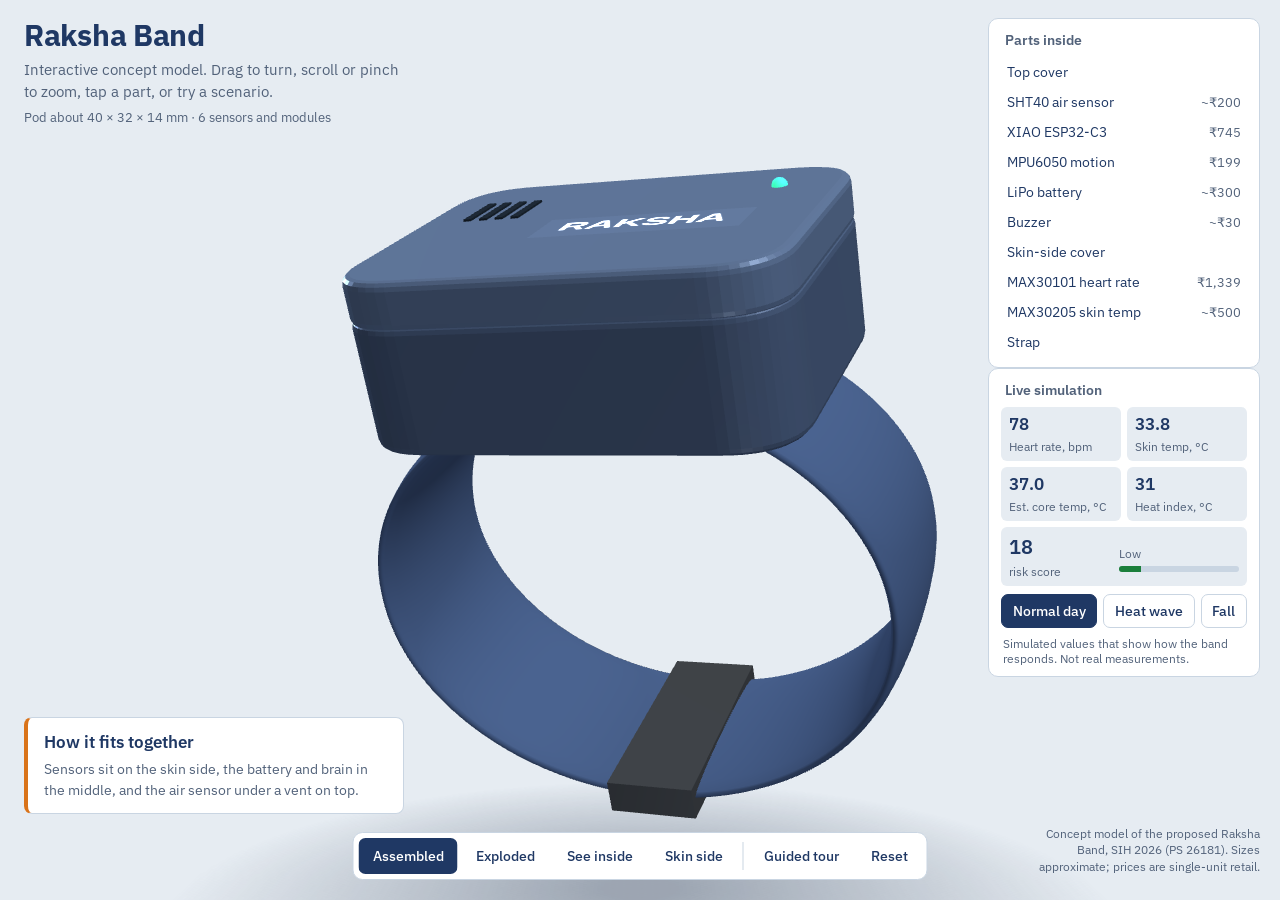
<file: assets/band-3d.html>
<!DOCTYPE html>
<html lang="en">
<head>
<meta charset="utf-8">
<meta name="viewport" content="width=device-width, initial-scale=1, viewport-fit=cover">
<title>Raksha Band: interactive 3D model</title>
<link rel="stylesheet" href="fonts/fonts-band.css">
<style>
:root {
  --bg: #E6ECF2; --panel: #FFFFFF; --ink: #1F3864; --ink-soft: #52627A; --line: #C9D5E2;
  --accent: #0070C0; --accent-ink: #FFFFFF; --warm: #D9731A; --ok: #1B7F3B; --bad: #C62828;
  box-sizing: border-box;
  padding-top: env(safe-area-inset-top, 0px); padding-bottom: env(safe-area-inset-bottom, 0px);
}
@media (prefers-color-scheme: dark) {
  :root:not([data-theme="light"]) {
    --bg: #111A26; --panel: #1A2636; --ink: #E4ECF6; --ink-soft: #9FB1C8; --line: #2E3F55;
    --accent: #4DA3E6; --accent-ink: #0B1520; --warm: #F0A050; --ok: #4CC47A; --bad: #F06A6A;
  }
}
:root[data-theme="dark"] {
  --bg: #111A26; --panel: #1A2636; --ink: #E4ECF6; --ink-soft: #9FB1C8; --line: #2E3F55;
  --accent: #4DA3E6; --accent-ink: #0B1520; --warm: #F0A050; --ok: #4CC47A; --bad: #F06A6A;
}
*, *::before, *::after { box-sizing: inherit; }
html { height: 100%; scroll-padding-top: env(safe-area-inset-top, 0px); }
body { margin: 0; height: 100%; background: var(--bg); color: var(--ink); overflow: hidden;
  font-family: "IBM Plex Sans", "Segoe UI", Roboto, Helvetica, Arial, sans-serif; }
#stage { position: fixed; inset: 0; }
canvas { display: block; width: 100%; height: 100%; touch-action: none; cursor: grab; }
canvas:active { cursor: grabbing; }
button { font: inherit; }
button:focus-visible { outline: 2px solid var(--warm); outline-offset: 2px; }

.intro { position: fixed; top: calc(18px + env(safe-area-inset-top, 0px)); left: 24px; max-width: 380px; pointer-events: none; }
.intro h1 { margin: 0; font-size: 30px; line-height: 1.1; font-weight: 700; letter-spacing: -0.01em; }
.intro p { margin: 8px 0 0; font-size: 15px; line-height: 1.45; color: var(--ink-soft); }
.intro .dims { margin-top: 6px; font-size: 13px; color: var(--ink-soft); }

.side { position: fixed; top: calc(18px + env(safe-area-inset-top, 0px)); right: 20px; width: 272px;
  display: flex; flex-direction: column; gap: 10px; max-height: calc(100% - 110px); }
.card { background: var(--panel); border: 1px solid var(--line); border-radius: 10px; padding: 10px; }
.card h2 { margin: 2px 6px 8px; font-size: 14px; font-weight: 600; color: var(--ink-soft); }
.tabs { display: none; }
#partList { overflow-y: auto; max-height: 300px; }
#partList button { display: flex; justify-content: space-between; align-items: baseline; width: 100%;
  background: none; border: 0; border-radius: 6px; padding: 6px 8px; text-align: left; font-size: 14px; color: var(--ink); cursor: pointer; }
#partList button span { color: var(--ink-soft); font-size: 13px; }
#partList button:hover { background: var(--bg); }
#partList button[aria-pressed="true"] { background: var(--accent); color: var(--accent-ink); }
#partList button[aria-pressed="true"] span { color: var(--accent-ink); }

.readouts { display: grid; grid-template-columns: 1fr 1fr; gap: 6px; margin: 0 2px 8px; }
.ro { background: var(--bg); border-radius: 6px; padding: 6px 8px; }
.ro b { display: block; font-size: 17px; font-weight: 600; font-variant-numeric: tabular-nums; }
.ro small { font-size: 12px; color: var(--ink-soft); }
.ro.risk { grid-column: 1 / -1; display: flex; align-items: center; justify-content: space-between; }
.ro.risk b { font-size: 20px; }
.riskbar { height: 6px; border-radius: 3px; background: var(--line); margin-top: 4px; overflow: hidden; width: 120px; }
.riskbar i { display: block; height: 100%; width: 18%; background: var(--ok); transition: width .3s, background .3s; }
.scen { display: flex; gap: 6px; flex-wrap: wrap; margin: 0 2px; }
.scen button { flex: 1 1 auto; border: 1px solid var(--line); background: var(--panel); color: var(--ink);
  border-radius: 7px; padding: 7px 8px; font-size: 13.5px; font-weight: 500; cursor: pointer; }
.scen button:hover { border-color: var(--accent); }
.scen button[aria-pressed="true"] { background: var(--ink); color: var(--panel); border-color: var(--ink); }
.simnote { margin: 8px 4px 0; font-size: 11.5px; color: var(--ink-soft); }

.info { position: fixed; left: 24px; bottom: calc(86px + env(safe-area-inset-bottom, 0px));
  width: min(380px, calc(100% - 48px)); background: var(--panel); border: 1px solid var(--line);
  border-left: 4px solid var(--warm); border-radius: 8px; padding: 13px 16px; }
.info.alert { border-left-color: var(--bad); }
.info h3 { margin: 0; font-size: 17px; font-weight: 600; }
.info .price { font-size: 14px; color: var(--warm); font-weight: 600; margin-top: 2px; }
.info p { margin: 6px 0 0; font-size: 14px; line-height: 1.45; color: var(--ink-soft); }
.info .actions { display: flex; gap: 8px; margin-top: 10px; }
.info .actions:empty { display: none; }
.info .actions button { border: 1px solid var(--line); background: var(--panel); color: var(--ink);
  border-radius: 7px; padding: 6px 12px; font-size: 13.5px; font-weight: 500; cursor: pointer; }
.info .actions button.primary { background: var(--accent); color: var(--accent-ink); border-color: var(--accent); }

.modes { position: fixed; left: 50%; transform: translateX(-50%); bottom: calc(20px + env(safe-area-inset-bottom, 0px));
  display: flex; gap: 4px; background: var(--panel); border: 1px solid var(--line); border-radius: 10px; padding: 5px; width: max-content; max-width: calc(100% - 20px); }
.modes button { font-size: 14px; font-weight: 500; color: var(--ink); background: none;
  border: 1px solid transparent; border-radius: 7px; padding: 8px 13px; cursor: pointer; white-space: nowrap; }
.modes button:hover { border-color: var(--line); }
.modes button[aria-pressed="true"] { background: var(--ink); color: var(--panel); }
.modes .sep { width: 1px; background: var(--line); margin: 4px 2px; }

.note { position: fixed; right: 20px; bottom: calc(24px + env(safe-area-inset-bottom, 0px));
  font-size: 12px; color: var(--ink-soft); max-width: 230px; text-align: right; line-height: 1.4; }

.tag { position: fixed; pointer-events: none; font-size: 12.5px; font-weight: 600; color: var(--ink);
  background: var(--panel); border: 1px solid var(--line); border-radius: 5px; padding: 3px 7px;
  white-space: nowrap; transform: translate(-50%, -50%); opacity: 0; transition: opacity .25s; }
.tag.show { opacity: 1; }

@media (max-width: 860px) {
  .intro { left: 14px; right: 14px; max-width: none; top: calc(12px + env(safe-area-inset-top, 0px)); }
  .intro h1 { font-size: 23px; }
  .intro p { font-size: 13px; margin-top: 4px; }
  .intro .dims { display: none; }
  .note { display: none; }
  .side { top: auto; left: 10px; right: 10px; width: auto; max-height: none;
    bottom: calc(62px + env(safe-area-inset-bottom, 0px)); gap: 0; }
  .side .card { padding: 6px; border-radius: 10px; }
  .side .card h2 { display: none; }
  .tabs { display: flex; gap: 4px; margin-bottom: 6px; }
  .tabs button { flex: 1; border: 0; border-radius: 6px; padding: 6px; background: var(--bg); color: var(--ink); font-size: 13px; font-weight: 600; cursor: pointer; }
  .tabs button[aria-selected="true"] { background: var(--ink); color: var(--panel); }
  .side[data-tab="parts"] #simCard { display: none; }
  .side[data-tab="sim"] #partsCard { display: none; }
  .side .card + .card { margin-top: 0; }
  #partsCard, #simCard { border: 0; padding: 0; background: none; }
  .sidewrap { background: var(--panel); border: 1px solid var(--line); border-radius: 10px; padding: 6px; }
  #partList { display: flex; gap: 4px; overflow-x: auto; max-height: none; }
  #partList button { width: auto; flex: 0 0 auto; gap: 6px; font-size: 13px; padding: 6px 8px; white-space: nowrap; }
  .readouts { grid-template-columns: repeat(4, 1fr); gap: 4px; margin-bottom: 6px; }
  .ro { padding: 4px 6px; } .ro b { font-size: 14px; } .ro small { font-size: 10.5px; }
  .ro.risk { grid-column: 1 / -1; padding: 4px 8px; } .ro.risk b { font-size: 15px; }
  .simnote { display: none; }
  .info { left: 10px; width: calc(100% - 20px); padding: 9px 12px; bottom: auto;
    top: calc(92px + env(safe-area-inset-top, 0px)); }
  .info h3 { font-size: 15px; } .info p { font-size: 13px; }
  .modes { bottom: calc(10px + env(safe-area-inset-bottom, 0px)); padding: 4px; gap: 2px; left: 10px; right: 10px; transform: none; width: auto; max-width: none; overflow-x: auto; scrollbar-width: none; }
  .modes button { font-size: 12.5px; padding: 7px 8px; }
  .modes .sep { display: none; }
  .tag { font-size: 11px; }
}
@media (prefers-reduced-motion: reduce) { .riskbar i, .tag { transition: none; } }
@media (max-width:1100px){.note{display:none}}
</style>
</head>
<body>
<div id="stage"></div>

<div class="intro">
  <h1>Raksha Band</h1>
  <p>Interactive concept model. Drag to turn, scroll or pinch to zoom, tap a part, or try a scenario.</p>
  <div class="dims">Pod about 40 × 32 × 14 mm · 6 sensors and modules</div>
</div>

<aside class="side" id="side" data-tab="parts">
  <div class="sidewrap">
    <div class="tabs" role="tablist">
      <button role="tab" aria-selected="true" data-tab="parts">Parts</button>
      <button role="tab" aria-selected="false" data-tab="sim">Live simulation</button>
    </div>
    <div class="card" id="partsCard">
      <h2>Parts inside</h2>
      <div id="partList"></div>
    </div>
    <div class="card" id="simCard">
      <h2>Live simulation</h2>
      <div class="readouts">
        <div class="ro"><b id="rHR">78</b><small>Heart rate, bpm</small></div>
        <div class="ro"><b id="rSkin">33.8</b><small>Skin temp, °C</small></div>
        <div class="ro"><b id="rCore">37.0</b><small>Est. core temp, °C</small></div>
        <div class="ro"><b id="rHI">31</b><small>Heat index, °C</small></div>
        <div class="ro risk"><div><b id="rRisk">18</b><small> risk score</small></div><div><small id="rLevel">Low</small><div class="riskbar"><i id="rBar"></i></div></div></div>
      </div>
      <div class="scen" role="group" aria-label="Scenario">
        <button data-scen="normal" aria-pressed="true">Normal day</button>
        <button data-scen="heat" aria-pressed="false">Heat wave</button>
        <button data-scen="fall" aria-pressed="false">Fall</button>
      </div>
      <p class="simnote">Simulated values that show how the band responds. Not real measurements.</p>
    </div>
  </div>
</aside>

<div class="info" id="info" aria-live="polite">
  <h3 id="infoName">How it fits together</h3>
  <div class="price" id="infoPrice"></div>
  <p id="infoText">Sensors sit on the skin side, the battery and brain in the middle, and the air sensor under a vent on top.</p>
  <div class="actions" id="infoActions"></div>
</div>

<div class="modes" role="group" aria-label="View">
  <button data-mode="assembled" aria-pressed="true">Assembled</button>
  <button data-mode="exploded" aria-pressed="false">Exploded</button>
  <button data-mode="inside" aria-pressed="false">See inside</button>
  <button id="flipBtn" aria-pressed="false">Skin side</button>
  <span class="sep"></span>
  <button id="tourBtn" aria-pressed="false">Guided tour</button>
  <button id="resetBtn">Reset</button>
</div>

<div class="note">Concept model of the proposed Raksha Band, SIH 2026 (PS 26181). Sizes approximate; prices are single-unit retail.</div>

<script src="vendor/three.min.js"></script>
<script src="band-3d.js"></script>
</body>
</html>
</file>
<file: assets/fonts/fonts-band.css>
@font-face{font-family:'IBM Plex Sans';font-style:normal;font-weight:400;font-display:swap;src:url(ibm-plex-sans-latin-400-normal.woff2) format('woff2')}
@font-face{font-family:'IBM Plex Sans';font-style:normal;font-weight:500;font-display:swap;src:url(ibm-plex-sans-latin-500-normal.woff2) format('woff2')}
@font-face{font-family:'IBM Plex Sans';font-style:normal;font-weight:600;font-display:swap;src:url(ibm-plex-sans-latin-600-normal.woff2) format('woff2')}
@font-face{font-family:'IBM Plex Sans';font-style:normal;font-weight:700;font-display:swap;src:url(ibm-plex-sans-latin-700-normal.woff2) format('woff2')}
</file>
